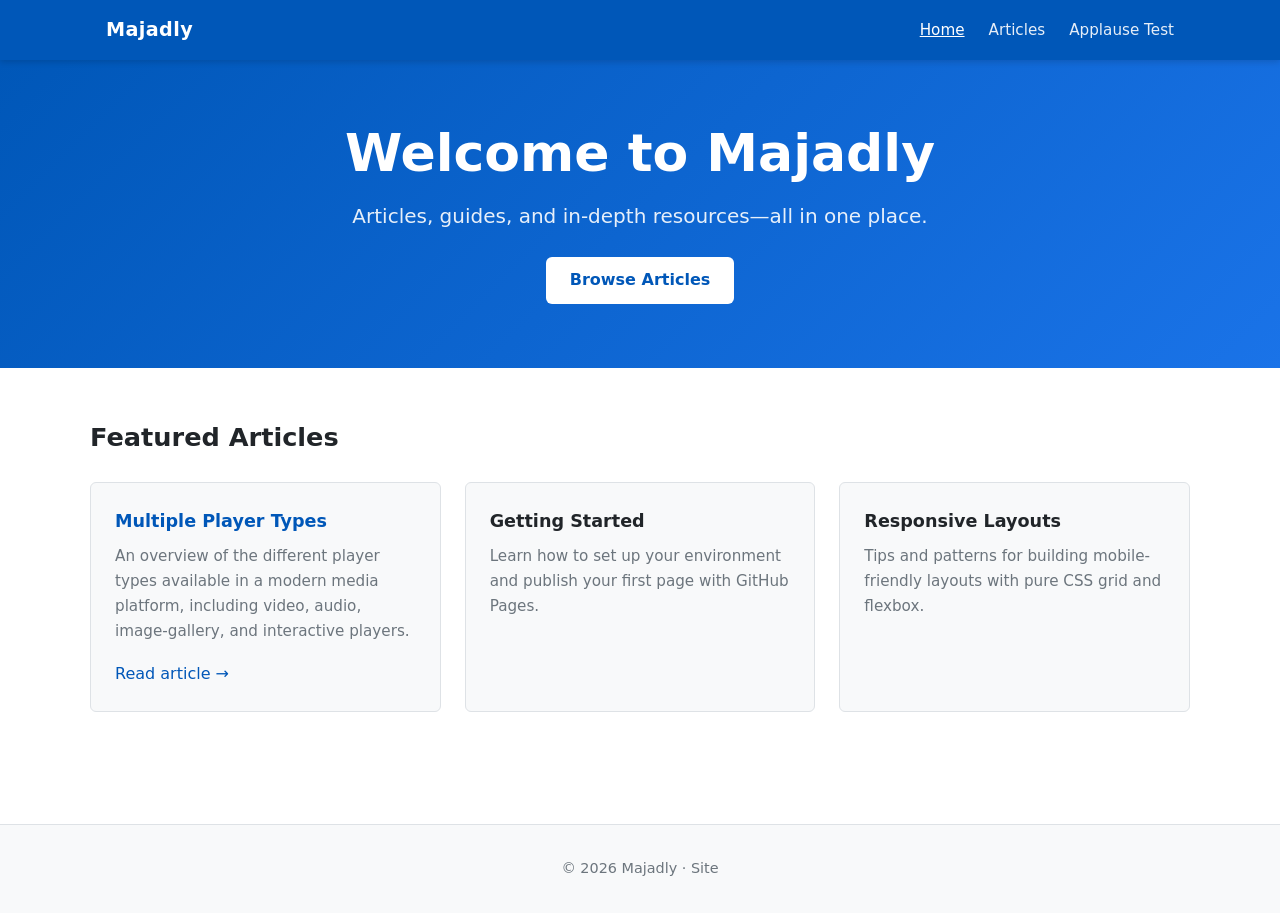
<file: index.html>
<!DOCTYPE html>
<html lang="en">
<head>
  <meta charset="UTF-8" />
  <meta name="viewport" content="width=device-width, initial-scale=1.0" />
  <title>Majadly – Home</title>
  <meta name="description" content="Welcome to Majadly – articles, guides, and resources." />
  <link rel="stylesheet" href="assets/styles.css" />
</head>
<body>

  <!-- ═══════════════════════════ HEADER ═══════════════════════════ -->
  <header class="site-header" role="banner">
    <div class="container">
      <a href="index.html" class="site-logo" aria-label="Majadly – Home">Majadly</a>
      <button class="nav-toggle" aria-controls="site-nav" aria-expanded="false" aria-label="Toggle navigation">
        ☰
      </button>
      <nav id="site-nav" class="site-nav" aria-label="Main navigation">
        <ul>
          <li><a href="index.html" aria-current="page">Home</a></li>
          <li><a href="articles/multiple-player-types.html">Articles</a></li>
          <li><a href="articles/applause-test.html">Applause Test</a></li>
        </ul>
      </nav>
    </div>
  </header>

  <!-- ═══════════════════════════ MAIN ════════════════════════════ -->
  <main id="main-content">

    <!-- Hero -->
    <section class="hero" aria-labelledby="hero-heading">
      <h1 id="hero-heading">Welcome to Majadly</h1>
      <p>Articles, guides, and in-depth resources—all in one place.</p>
      <a href="articles/multiple-player-types.html" class="btn">Browse Articles</a>
    </section>

    <!-- Featured articles -->
    <section class="cards-section container" aria-labelledby="featured-heading">
      <h2 id="featured-heading">Featured Articles</h2>
      <div class="cards-grid">

        <article class="card">
          <h3><a href="articles/multiple-player-types.html">Multiple Player Types</a></h3>
          <p>
            An overview of the different player types available in a modern media platform,
            including video, audio, image-gallery, and interactive players.
          </p>
          <a href="articles/multiple-player-types.html">Read article →</a>
        </article>

        <!-- Placeholder cards – replace with real content as needed -->
        <article class="card">
          <h3>Getting Started</h3>
          <p>Learn how to set up your environment and publish your first page with GitHub Pages.</p>
        </article>

        <article class="card">
          <h3>Responsive Layouts</h3>
          <p>Tips and patterns for building mobile-friendly layouts with pure CSS grid and flexbox.</p>
        </article>

      </div>
    </section>

  </main>

  <!-- ═══════════════════════════ FOOTER ═══════════════════════════ -->
  <footer class="site-footer" role="contentinfo">
    <div class="container">
      <p>
        &copy; <span id="year"></span> Majadly &middot;
        <a href="https://salahmajadly.github.io" rel="noopener">Site</a>
      </p>
    </div>
  </footer>

  <script src="assets/site.js"></script>
  <script>document.getElementById('year').textContent = new Date().getFullYear();</script>
</body>
</html>
</file>
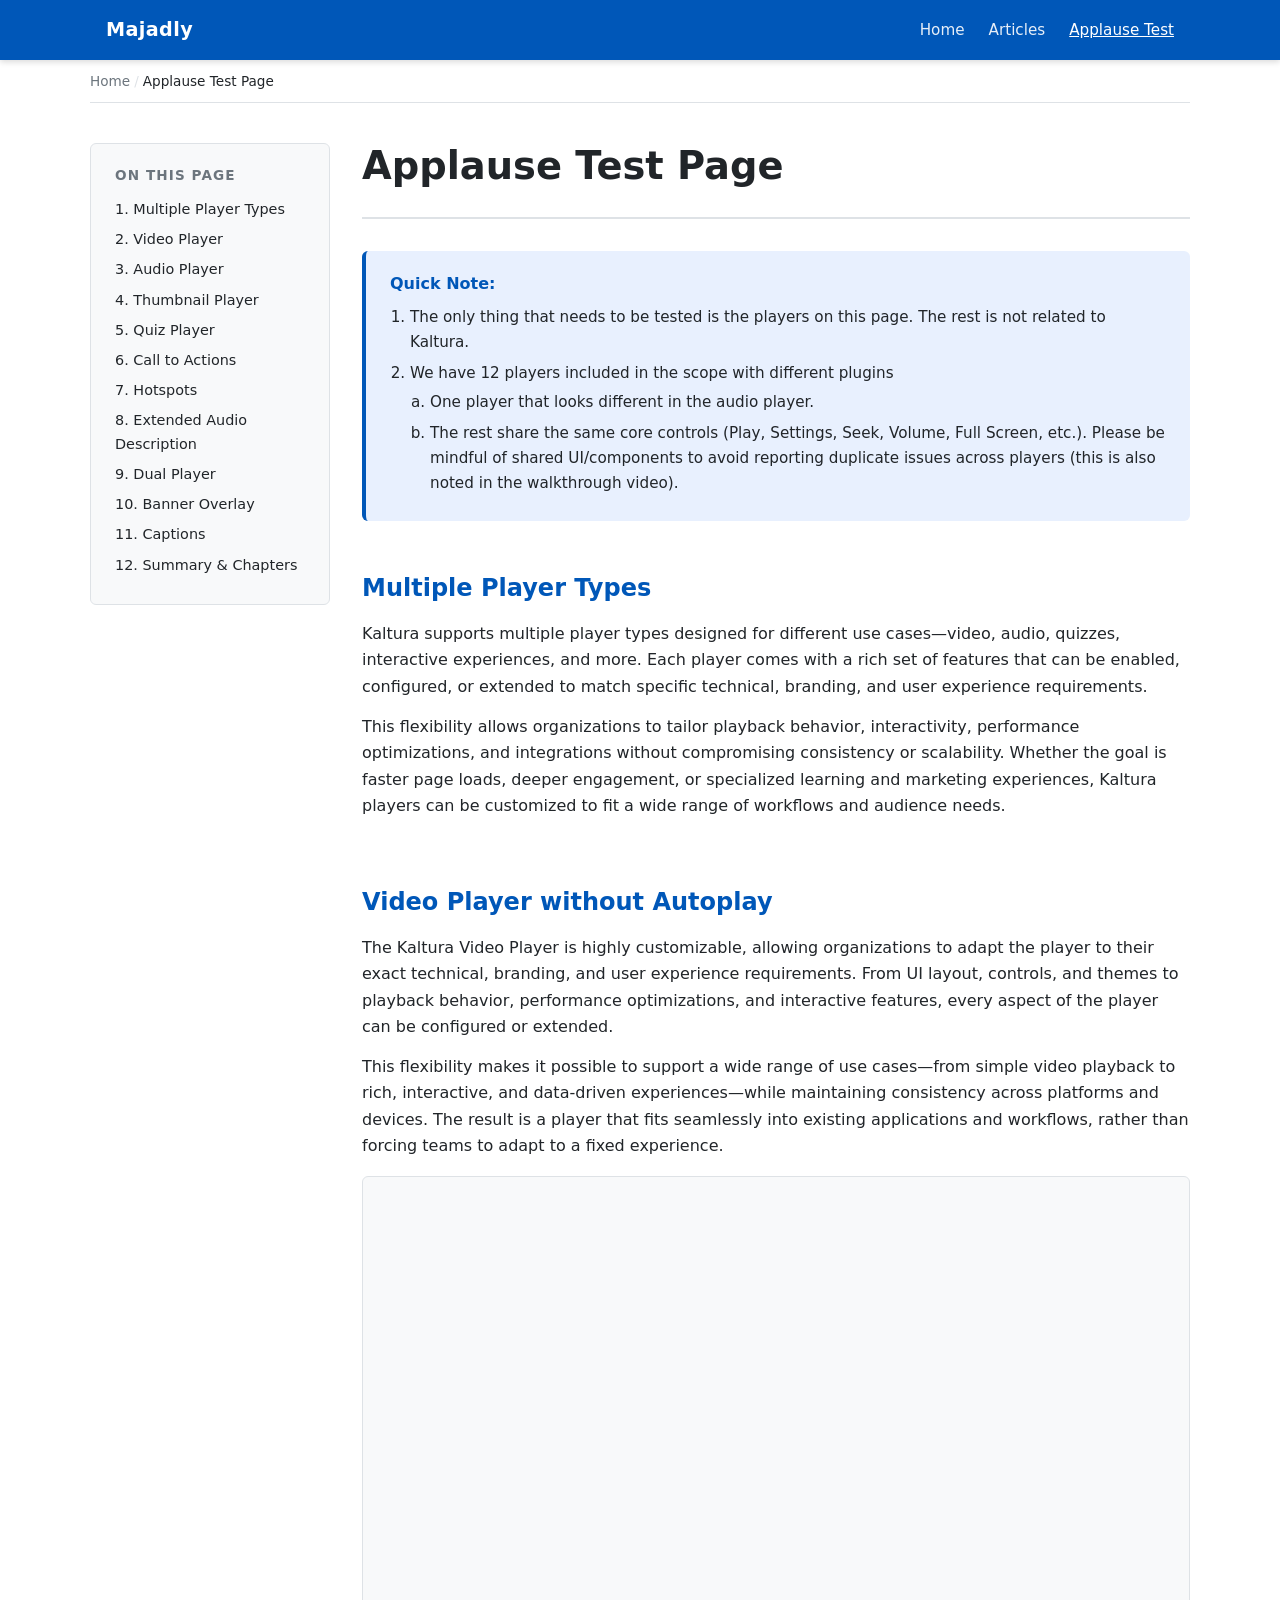
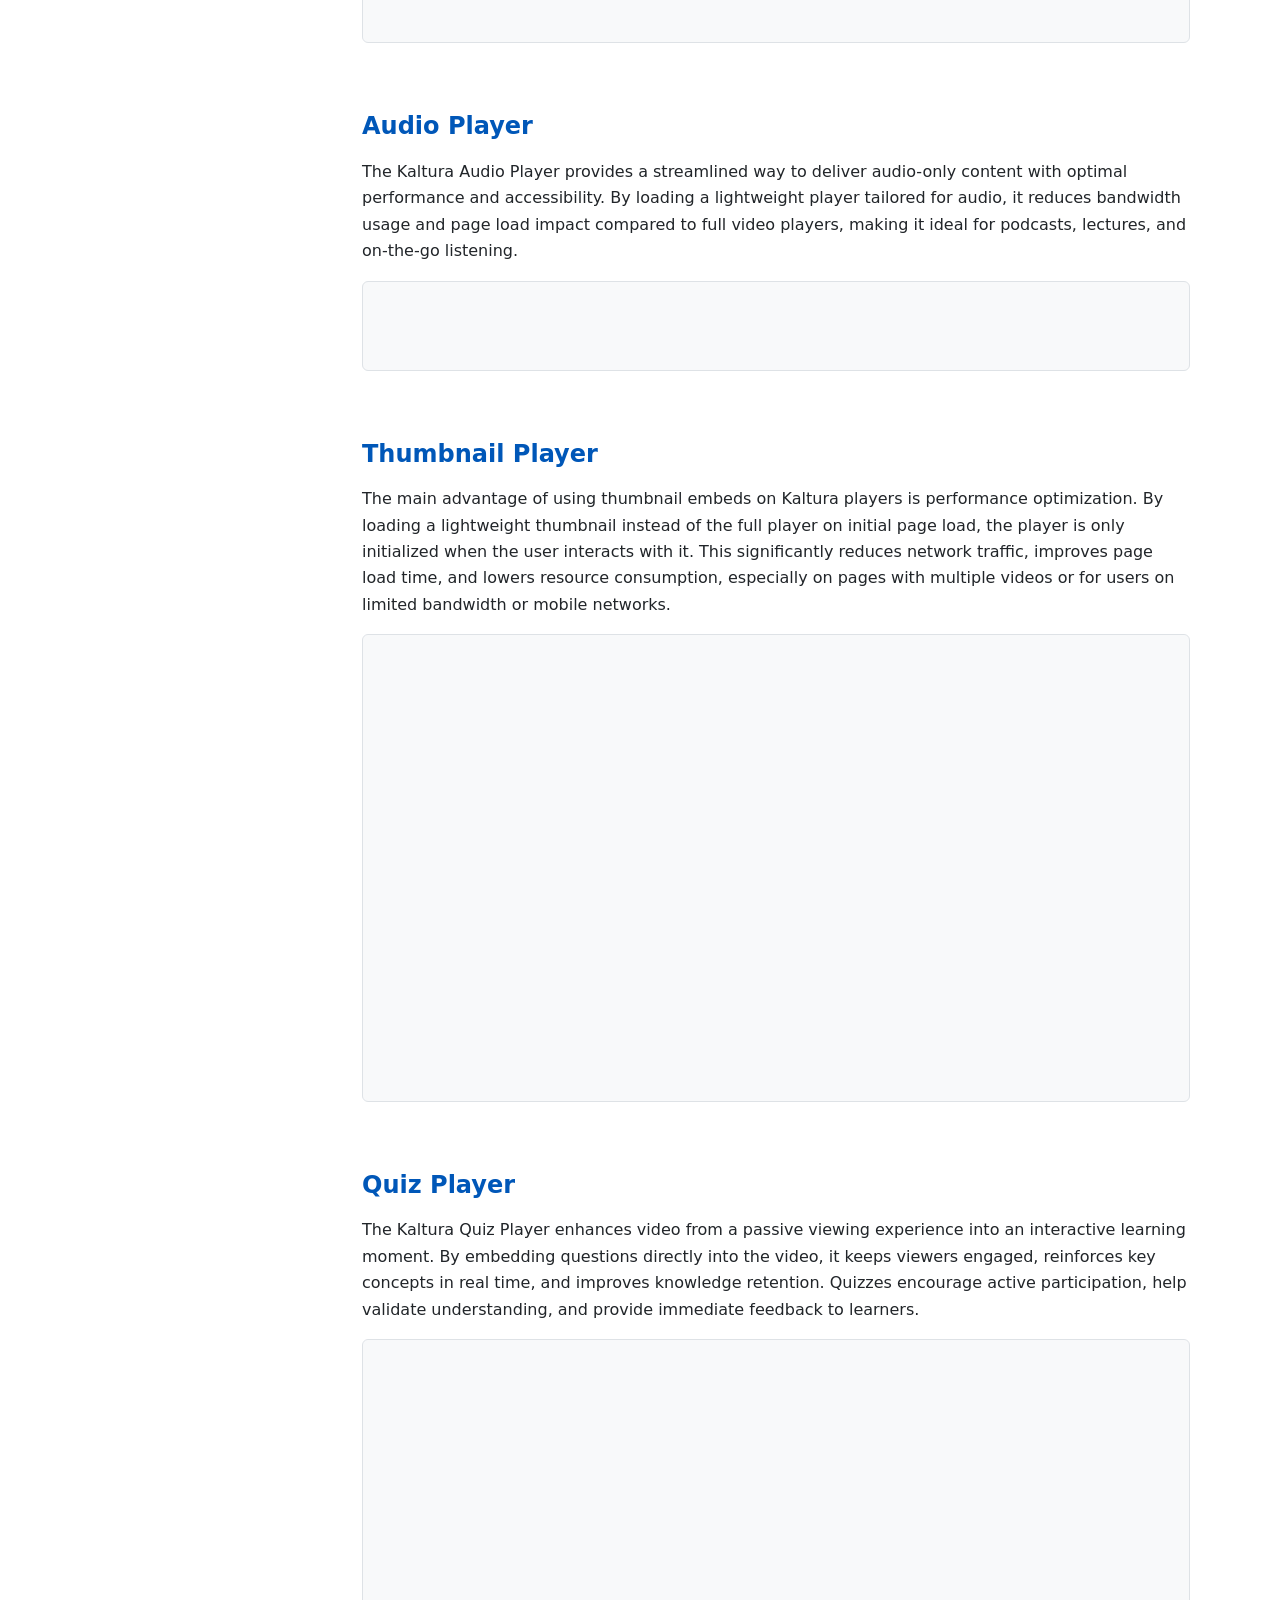
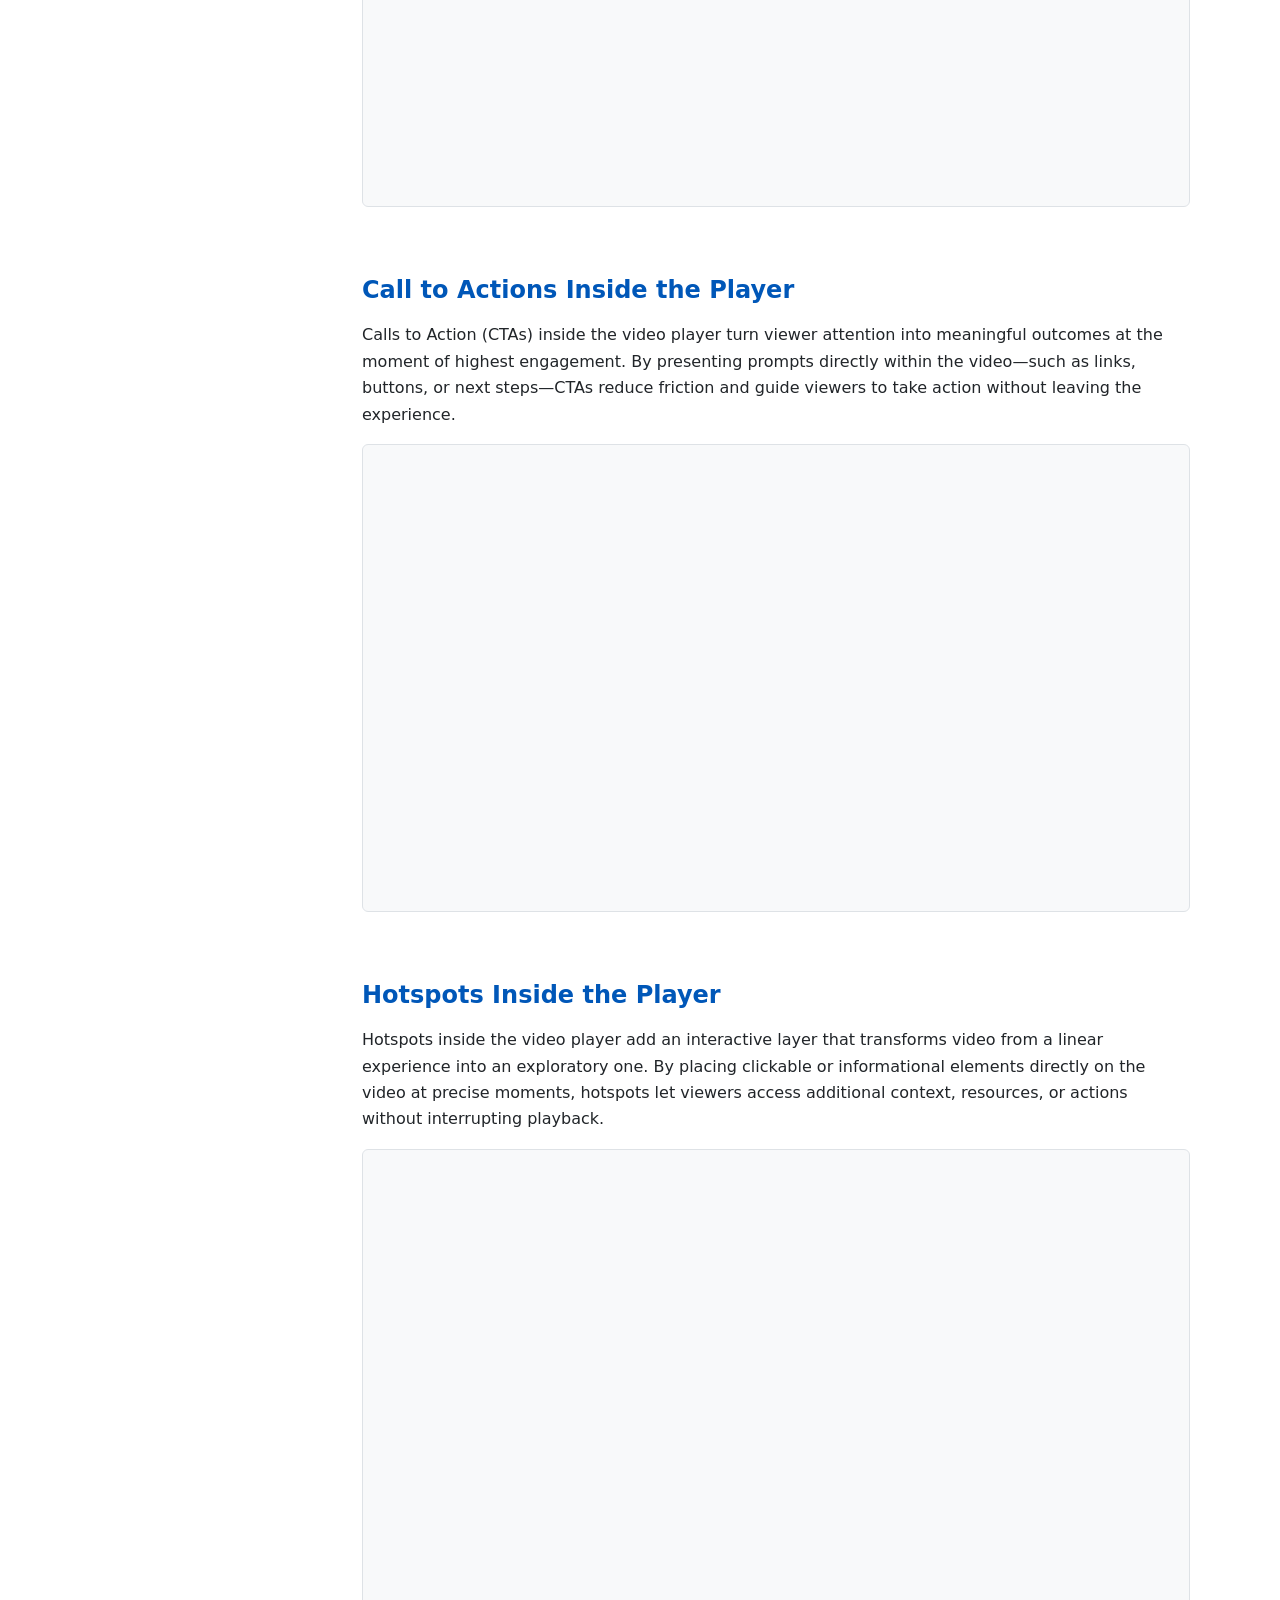
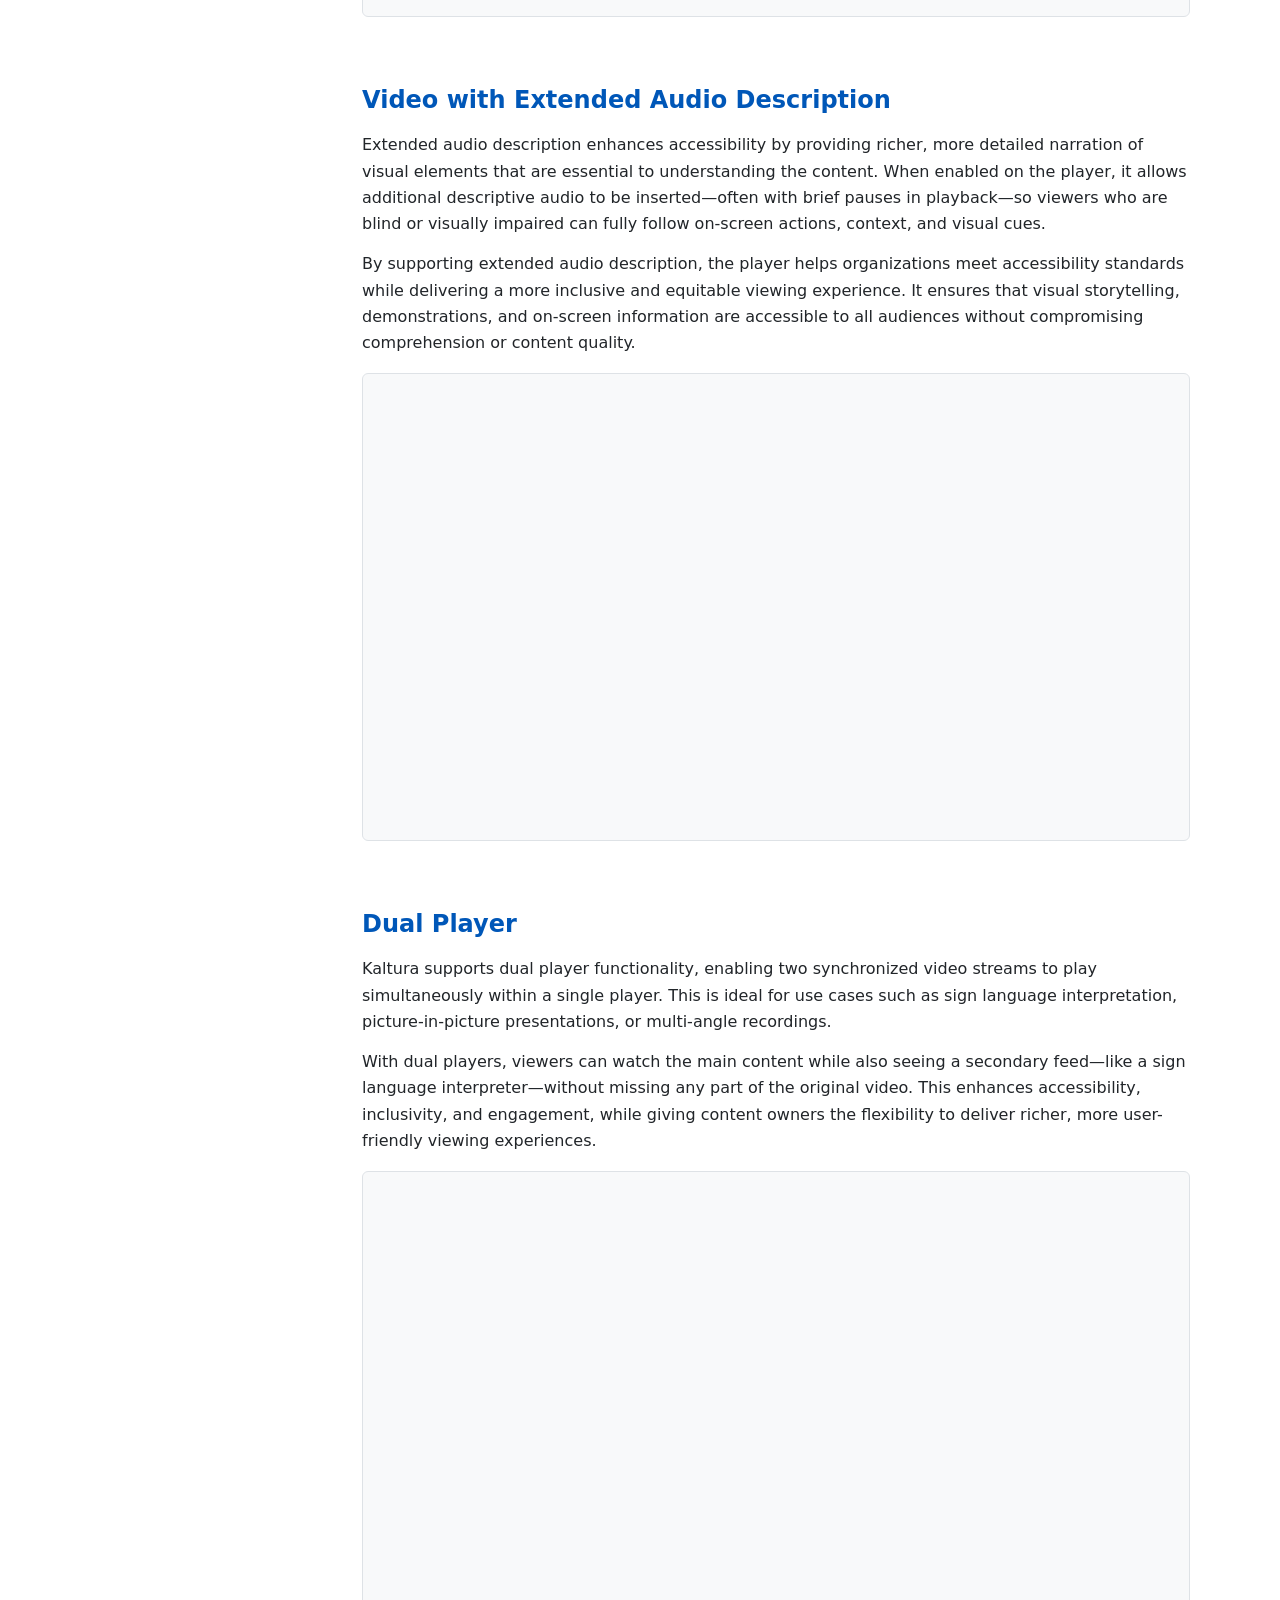
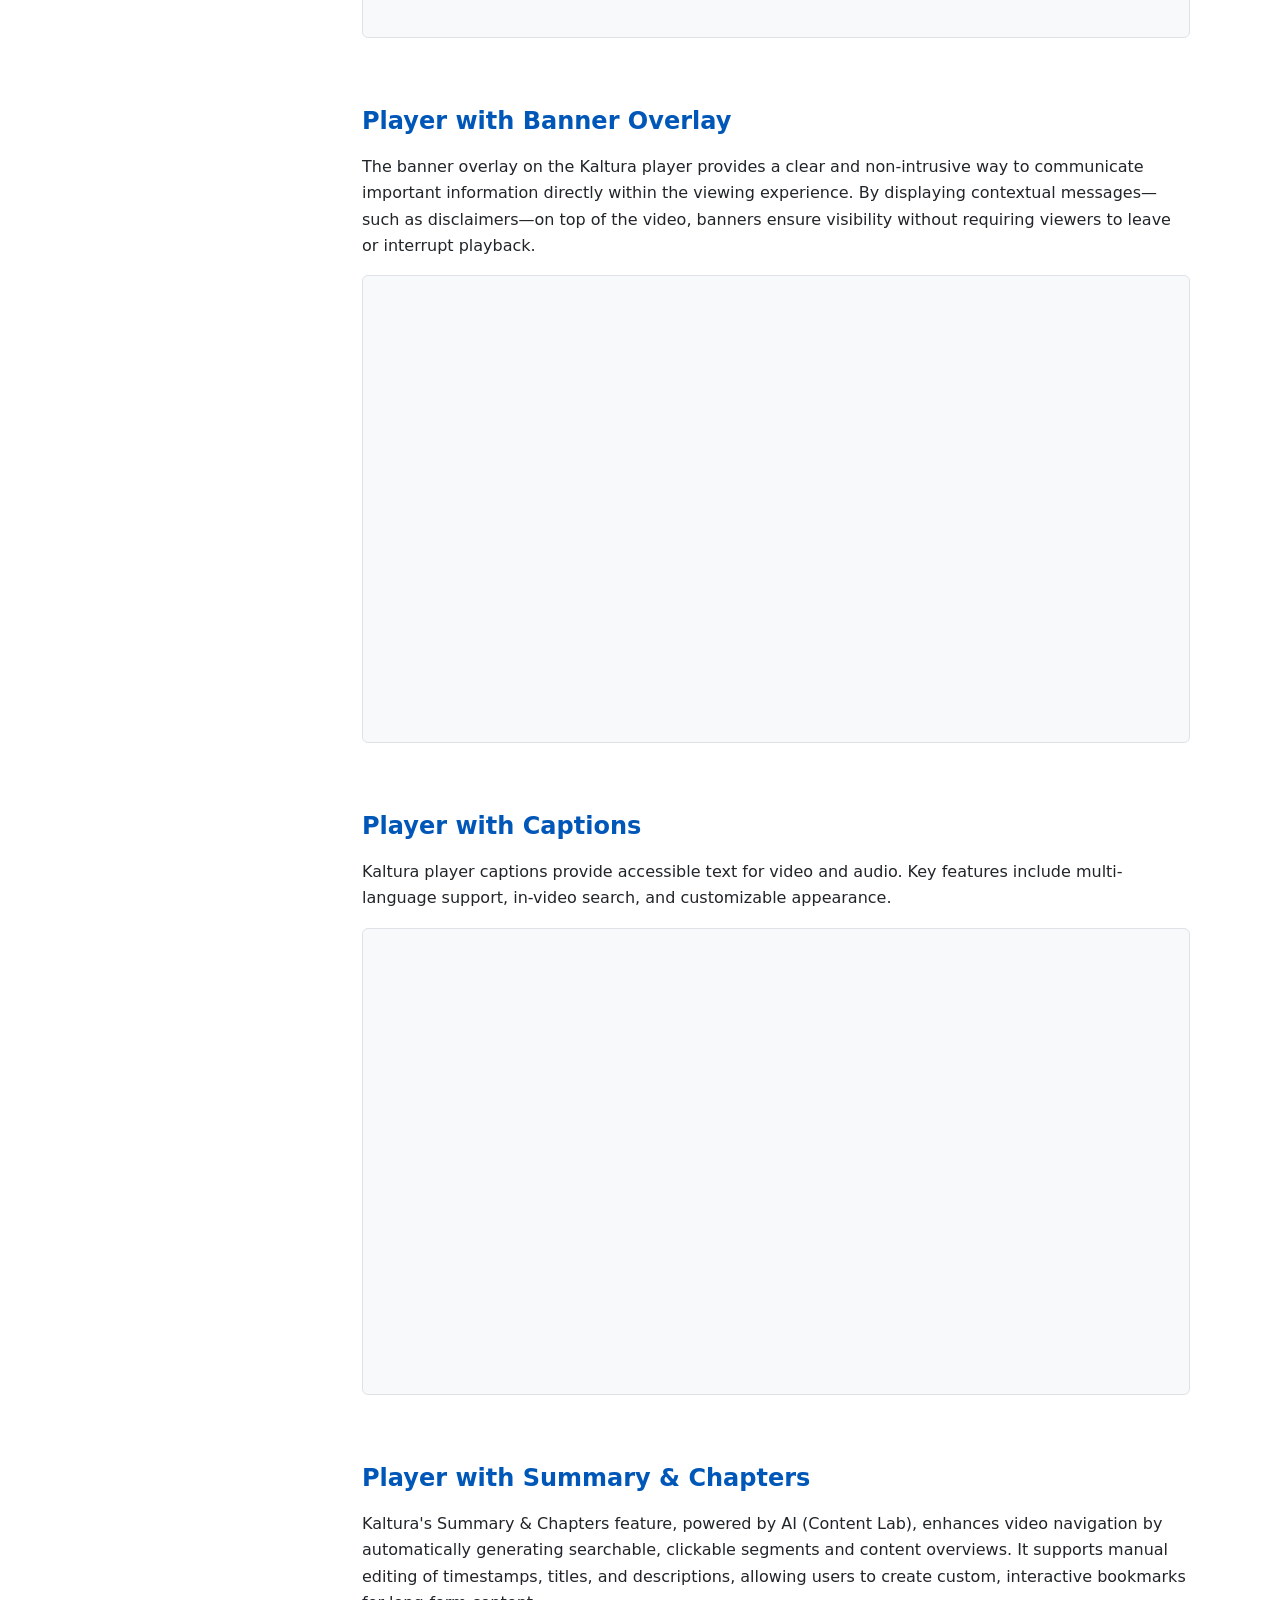
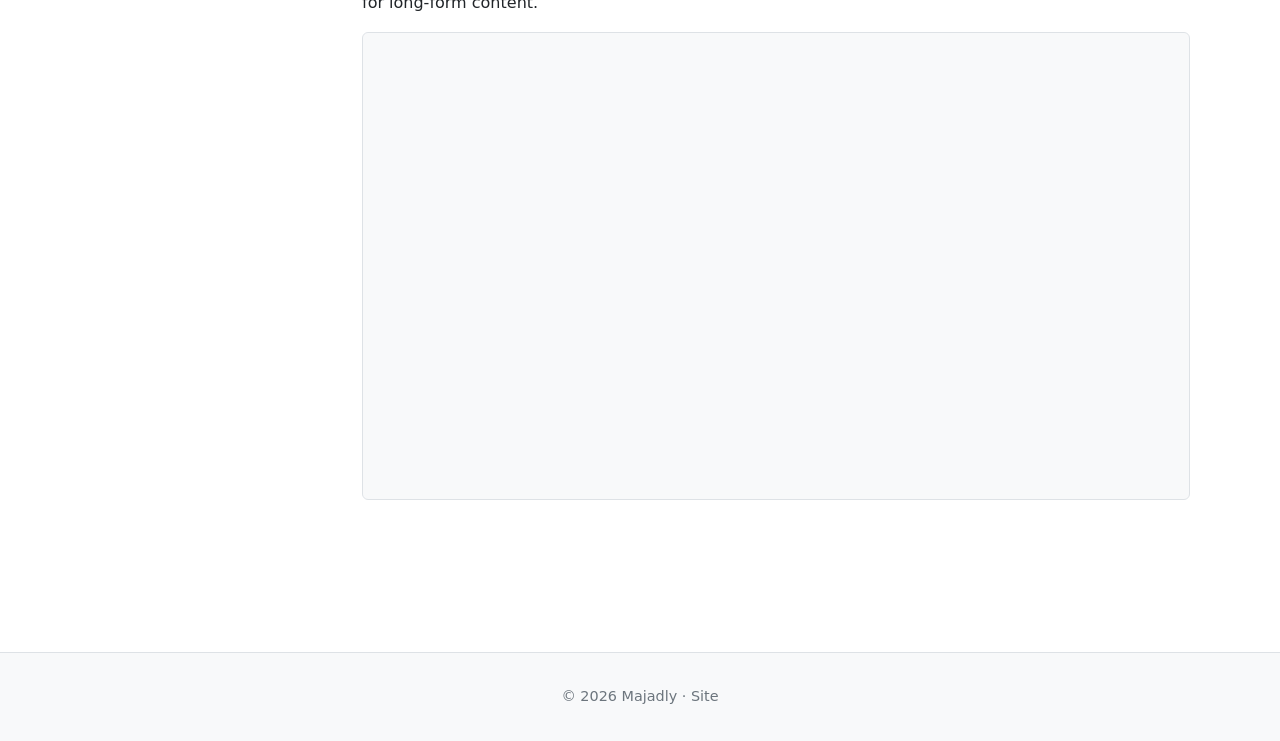
<file: articles/applause-test.html>
<!DOCTYPE html>
<html lang="en">
<head>
  <meta charset="UTF-8" />
  <meta name="viewport" content="width=device-width, initial-scale=1.0" />
  <title>Applause Test Page – Majadly</title>
  <meta name="description" content="Applause test page featuring Kaltura player types: video, audio, thumbnail, quiz, interactive, accessibility, and more." />
  <link rel="stylesheet" href="../assets/styles.css" />
  <style>
    .embed-container {
      position: relative;
      width: 100%;
      padding-top: 56.25%; /* 16:9 aspect ratio */
      background: var(--color-surface);
      border: 1px solid var(--color-border);
      border-radius: var(--radius);
      overflow: hidden;
      margin: 1rem 0;
    }
    .embed-container iframe {
      position: absolute;
      top: 0;
      left: 0;
      width: 100%;
      height: 100%;
      border: 0;
    }
    .embed-container--audio {
      padding-top: 0;
      height: 90px;
      background: var(--color-surface);
      border: 1px solid var(--color-border);
      border-radius: var(--radius);
      overflow: hidden;
      margin: 1rem 0;
    }
    .embed-container--audio iframe {
      width: 100%;
      height: 100%;
      border: 0;
    }
    .quick-note {
      background: var(--color-accent);
      border-left: 4px solid var(--color-primary);
      border-radius: var(--radius);
      padding: 1.25rem 1.5rem;
      margin-bottom: 2rem;
    }
    .quick-note h2 {
      font-size: 1rem;
      font-weight: 700;
      color: var(--color-primary);
      margin-bottom: 0.5rem;
    }
    .quick-note ol {
      padding-left: 1.25rem;
      margin-bottom: 0;
    }
    .quick-note ol li {
      margin-bottom: 0.35rem;
      font-size: 0.95rem;
    }
    .quick-note ol li ol {
      list-style: lower-alpha;
      margin-top: 0.25rem;
    }
  </style>
</head>
<body>

  <!-- ═══════════════════════════ HEADER ═══════════════════════════ -->
  <header class="site-header" role="banner">
    <div class="container">
      <a href="../index.html" class="site-logo" aria-label="Majadly – Home">Majadly</a>
      <button class="nav-toggle" aria-controls="site-nav" aria-expanded="false" aria-label="Toggle navigation">
        ☰
      </button>
      <nav id="site-nav" class="site-nav" aria-label="Main navigation">
        <ul>
          <li><a href="../index.html">Home</a></li>
          <li><a href="multiple-player-types.html">Articles</a></li>
          <li><a href="applause-test.html" aria-current="page">Applause Test</a></li>
        </ul>
      </nav>
    </div>
  </header>

  <!-- ═══════════════════════════ MAIN ════════════════════════════ -->
  <main id="main-content">

    <!-- Breadcrumb -->
    <nav class="breadcrumb container" aria-label="Breadcrumb">
      <ol>
        <li><a href="../index.html">Home</a></li>
        <li><span>Applause Test Page</span></li>
      </ol>
    </nav>

    <!-- Article layout: TOC sidebar + body -->
    <div class="article-layout container">

      <!-- ── Table of Contents ── -->
      <aside aria-labelledby="toc-heading">
        <nav class="toc" id="toc" aria-labelledby="toc-heading">
          <h2 id="toc-heading">On this page</h2>
          <ol>
            <li><a href="#overview">Multiple Player Types</a></li>
            <li><a href="#video-player">Video Player</a></li>
            <li><a href="#audio-player">Audio Player</a></li>
            <li><a href="#thumbnail-player">Thumbnail Player</a></li>
            <li><a href="#quiz-player">Quiz Player</a></li>
            <li><a href="#call-to-actions">Call to Actions</a></li>
            <li><a href="#hotspots">Hotspots</a></li>
            <li><a href="#extended-audio">Extended Audio Description</a></li>
            <li><a href="#dual-player">Dual Player</a></li>
            <li><a href="#banner-overlay">Banner Overlay</a></li>
            <li><a href="#captions">Captions</a></li>
            <li><a href="#summary-chapters">Summary &amp; Chapters</a></li>
          </ol>
        </nav>
      </aside>

      <!-- ── Article body ── -->
      <article class="article-body">

        <header class="article-header">
          <h1>Applause Test Page</h1>
        </header>

        <!-- Quick Note -->
        <div class="quick-note" role="note">
          <h2>Quick Note:</h2>
          <ol>
            <li>The only thing that needs to be tested is the players on this page. The rest is not related to Kaltura.</li>
            <li>We have 12 players included in the scope with different plugins
              <ol>
                <li>One player that looks different in the audio player.</li>
                <li>The rest share the same core controls (Play, Settings, Seek, Volume, Full Screen, etc.). Please be mindful of shared UI/components to avoid reporting duplicate issues across players (this is also noted in the walkthrough video).</li>
              </ol>
            </li>
          </ol>
        </div>

        <!-- 1. Multiple Player Types Overview -->
        <section class="article-section" id="overview" aria-labelledby="overview-heading">
          <h2 id="overview-heading">Multiple Player Types</h2>
          <p>
            Kaltura supports multiple player types designed for different use cases—video, audio, quizzes,
            interactive experiences, and more. Each player comes with a rich set of features that can be
            enabled, configured, or extended to match specific technical, branding, and user experience
            requirements.
          </p>
          <p>
            This flexibility allows organizations to tailor playback behavior, interactivity, performance
            optimizations, and integrations without compromising consistency or scalability. Whether the
            goal is faster page loads, deeper engagement, or specialized learning and marketing experiences,
            Kaltura players can be customized to fit a wide range of workflows and audience needs.
          </p>
        </section>

        <!-- 2. Video Player without autoplay -->
        <section class="article-section" id="video-player" aria-labelledby="video-player-heading">
          <h2 id="video-player-heading">Video Player without Autoplay</h2>
          <p>
            The Kaltura Video Player is highly customizable, allowing organizations to adapt the player
            to their exact technical, branding, and user experience requirements. From UI layout, controls,
            and themes to playback behavior, performance optimizations, and interactive features, every
            aspect of the player can be configured or extended.
          </p>
          <p>
            This flexibility makes it possible to support a wide range of use cases—from simple video
            playback to rich, interactive, and data-driven experiences—while maintaining consistency
            across platforms and devices. The result is a player that fits seamlessly into existing
            applications and workflows, rather than forcing teams to adapt to a fixed experience.
          </p>
          <div class="embed-container">
            <!-- Kaltura Video Player Embed -->
<iframe type="text/javascript" src='https://cdnapisec.kaltura.com/p/6391293/embedPlaykitJs/uiconf_id/57541823?iframeembed=true&entry_id=1_br57ocp3' style="width: 560px; height: 395px" allowfullscreen webkitallowfullscreen mozAllowFullScreen allow="autoplay *; fullscreen *; encrypted-media *" frameborder="0" title="What happens once data is in Apache Druid?"></iframe>
          </div>
        </section>

        <!-- 3. Audio Player -->
        <section class="article-section" id="audio-player" aria-labelledby="audio-player-heading">
          <h2 id="audio-player-heading">Audio Player</h2>
          <p>
            The Kaltura Audio Player provides a streamlined way to deliver audio-only content with
            optimal performance and accessibility. By loading a lightweight player tailored for audio,
            it reduces bandwidth usage and page load impact compared to full video players, making it
            ideal for podcasts, lectures, and on-the-go listening.
          </p>
          <div class="embed-container--audio">
            <!-- Kaltura Audio Player Embed -->
            <iframe src="https://cdnapisec.kaltura.com/p/1674401/embedPlaykitJs/uiconf_id/55502052?iframeembed=true&entry_id=1_y4zxbefn&config%5Bplayback%5D%5BautoPlay%5D=false"
              allowfullscreen
              webkitallowfullscreen
              mozallowfullscreen
              allow="autoplay *; fullscreen *; encrypted-media *"
              title="Kaltura Audio Player">
            </iframe>
          </div>
        </section>

        <!-- 4. Thumbnail Player -->
        <section class="article-section" id="thumbnail-player" aria-labelledby="thumbnail-player-heading">
          <h2 id="thumbnail-player-heading">Thumbnail Player</h2>
          <p>
            The main advantage of using thumbnail embeds on Kaltura players is performance
            optimization. By loading a lightweight thumbnail instead of the full player on initial
            page load, the player is only initialized when the user interacts with it. This
            significantly reduces network traffic, improves page load time, and lowers resource
            consumption, especially on pages with multiple videos or for users on limited bandwidth
            or mobile networks.
          </p>
          <div class="embed-container">
            <!-- Kaltura Thumbnail Player Embed -->
            <iframe src="https://cdnapisec.kaltura.com/p/1674401/embedPlaykitJs/uiconf_id/55502052?iframeembed=true&entry_id=1_rcit7y3t&config%5Bplayback%5D%5BautoPlay%5D=false&config%5Bui%5D%5BthumbnailUrl%5D=true"
              allowfullscreen
              webkitallowfullscreen
              mozallowfullscreen
              allow="autoplay *; fullscreen *; encrypted-media *"
              title="Kaltura Thumbnail Player">
            </iframe>
          </div>
        </section>

        <!-- 5. Quiz Player -->
        <section class="article-section" id="quiz-player" aria-labelledby="quiz-player-heading">
          <h2 id="quiz-player-heading">Quiz Player</h2>
          <p>
            The Kaltura Quiz Player enhances video from a passive viewing experience into an
            interactive learning moment. By embedding questions directly into the video, it keeps
            viewers engaged, reinforces key concepts in real time, and improves knowledge retention.
            Quizzes encourage active participation, help validate understanding, and provide
            immediate feedback to learners.
          </p>
          <div class="embed-container">
            <!-- Kaltura Quiz Player Embed -->
            <iframe src="https://cdnapisec.kaltura.com/p/1674401/embedPlaykitJs/uiconf_id/55502052?iframeembed=true&entry_id=1_b5wx3cct&config%5Bplayback%5D%5BautoPlay%5D=false"
              allowfullscreen
              webkitallowfullscreen
              mozallowfullscreen
              allow="autoplay *; fullscreen *; encrypted-media *"
              title="Kaltura Quiz Player">
            </iframe>
          </div>
        </section>

        <!-- 6. Call to Actions inside the player -->
        <section class="article-section" id="call-to-actions" aria-labelledby="call-to-actions-heading">
          <h2 id="call-to-actions-heading">Call to Actions Inside the Player</h2>
          <p>
            Calls to Action (CTAs) inside the video player turn viewer attention into meaningful
            outcomes at the moment of highest engagement. By presenting prompts directly within the
            video—such as links, buttons, or next steps—CTAs reduce friction and guide viewers to
            take action without leaving the experience.
          </p>
          <div class="embed-container">
            <!-- Kaltura Player with Call to Actions Embed -->
            <iframe src="https://cdnapisec.kaltura.com/p/1674401/embedPlaykitJs/uiconf_id/55502052?iframeembed=true&entry_id=1_u6he2ee7&config%5Bplayback%5D%5BautoPlay%5D=false"
              allowfullscreen
              webkitallowfullscreen
              mozallowfullscreen
              allow="autoplay *; fullscreen *; encrypted-media *"
              title="Kaltura Player with Call to Actions">
            </iframe>
          </div>
        </section>

        <!-- 7. Hotspots inside the player -->
        <section class="article-section" id="hotspots" aria-labelledby="hotspots-heading">
          <h2 id="hotspots-heading">Hotspots Inside the Player</h2>
          <p>
            Hotspots inside the video player add an interactive layer that transforms video from a
            linear experience into an exploratory one. By placing clickable or informational elements
            directly on the video at precise moments, hotspots let viewers access additional context,
            resources, or actions without interrupting playback.
          </p>
          <div class="embed-container">
            <!-- Kaltura Player with Hotspots Embed -->
            <iframe src="https://cdnapisec.kaltura.com/p/1674401/embedPlaykitJs/uiconf_id/55502052?iframeembed=true&entry_id=1_u6he2ee7&config%5Bplayback%5D%5BautoPlay%5D=false&config%5Bhotspots%5D%5Benabled%5D=true"
              allowfullscreen
              webkitallowfullscreen
              mozallowfullscreen
              allow="autoplay *; fullscreen *; encrypted-media *"
              title="Kaltura Player with Hotspots">
            </iframe>
          </div>
        </section>

        <!-- 8. Video with Extended Audio Description -->
        <section class="article-section" id="extended-audio" aria-labelledby="extended-audio-heading">
          <h2 id="extended-audio-heading">Video with Extended Audio Description</h2>
          <p>
            Extended audio description enhances accessibility by providing richer, more detailed
            narration of visual elements that are essential to understanding the content. When enabled
            on the player, it allows additional descriptive audio to be inserted—often with brief
            pauses in playback—so viewers who are blind or visually impaired can fully follow
            on-screen actions, context, and visual cues.
          </p>
          <p>
            By supporting extended audio description, the player helps organizations meet
            accessibility standards while delivering a more inclusive and equitable viewing experience.
            It ensures that visual storytelling, demonstrations, and on-screen information are
            accessible to all audiences without compromising comprehension or content quality.
          </p>
          <div class="embed-container">
            <!-- Kaltura Player with Extended Audio Description Embed -->
            <iframe src="https://cdnapisec.kaltura.com/p/1674401/embedPlaykitJs/uiconf_id/55502052?iframeembed=true&entry_id=1_rcit7y3t&config%5Bplayback%5D%5BautoPlay%5D=false&config%5BextendedAudioDescription%5D%5Benabled%5D=true"
              allowfullscreen
              webkitallowfullscreen
              mozallowfullscreen
              allow="autoplay *; fullscreen *; encrypted-media *"
              title="Kaltura Video Player with Extended Audio Description">
            </iframe>
          </div>
        </section>

        <!-- 9. Dual Player -->
        <section class="article-section" id="dual-player" aria-labelledby="dual-player-heading">
          <h2 id="dual-player-heading">Dual Player</h2>
          <p>
            Kaltura supports dual player functionality, enabling two synchronized video streams to
            play simultaneously within a single player. This is ideal for use cases such as sign
            language interpretation, picture-in-picture presentations, or multi-angle recordings.
          </p>
          <p>
            With dual players, viewers can watch the main content while also seeing a secondary
            feed—like a sign language interpreter—without missing any part of the original video.
            This enhances accessibility, inclusivity, and engagement, while giving content owners
            the flexibility to deliver richer, more user-friendly viewing experiences.
          </p>
          <div class="embed-container">
            <!-- Kaltura Dual Player Embed -->
            <iframe src="https://cdnapisec.kaltura.com/p/1674401/embedPlaykitJs/uiconf_id/55502052?iframeembed=true&entry_id=1_rcit7y3t&config%5Bplayback%5D%5BautoPlay%5D=false&config%5BdualScreen%5D%5Benabled%5D=true"
              allowfullscreen
              webkitallowfullscreen
              mozallowfullscreen
              allow="autoplay *; fullscreen *; encrypted-media *"
              title="Kaltura Dual Player">
            </iframe>
          </div>
        </section>

        <!-- 10. Player with Banner Overlay -->
        <section class="article-section" id="banner-overlay" aria-labelledby="banner-overlay-heading">
          <h2 id="banner-overlay-heading">Player with Banner Overlay</h2>
          <p>
            The banner overlay on the Kaltura player provides a clear and non-intrusive way to
            communicate important information directly within the viewing experience. By displaying
            contextual messages—such as disclaimers—on top of the video, banners ensure visibility
            without requiring viewers to leave or interrupt playback.
          </p>
          <div class="embed-container">
            <!-- Kaltura Player with Banner Overlay Embed -->
            <iframe src="https://cdnapisec.kaltura.com/p/1674401/embedPlaykitJs/uiconf_id/55502052?iframeembed=true&entry_id=1_rcit7y3t&config%5Bplayback%5D%5BautoPlay%5D=false&config%5Bbanner%5D%5Benabled%5D=true"
              allowfullscreen
              webkitallowfullscreen
              mozallowfullscreen
              allow="autoplay *; fullscreen *; encrypted-media *"
              title="Kaltura Player with Banner Overlay">
            </iframe>
          </div>
        </section>

        <!-- 11. Player with Captions -->
        <section class="article-section" id="captions" aria-labelledby="captions-heading">
          <h2 id="captions-heading">Player with Captions</h2>
          <p>
            Kaltura player captions provide accessible text for video and audio. Key features
            include multi-language support, in-video search, and customizable appearance.
          </p>
          <div class="embed-container">
            <!-- Kaltura Player with Captions Embed -->
            <iframe src="https://cdnapisec.kaltura.com/p/1674401/embedPlaykitJs/uiconf_id/55502052?iframeembed=true&entry_id=1_rcit7y3t&config%5Bplayback%5D%5BautoPlay%5D=false&config%5Bcaptions%5D%5Benabled%5D=true"
              allowfullscreen
              webkitallowfullscreen
              mozallowfullscreen
              allow="autoplay *; fullscreen *; encrypted-media *"
              title="Kaltura Player with Captions">
            </iframe>
          </div>
        </section>

        <!-- 12. Player with Summary & Chapters -->
        <section class="article-section" id="summary-chapters" aria-labelledby="summary-chapters-heading">
          <h2 id="summary-chapters-heading">Player with Summary &amp; Chapters</h2>
          <p>
            Kaltura's Summary &amp; Chapters feature, powered by AI (Content Lab), enhances video
            navigation by automatically generating searchable, clickable segments and content
            overviews. It supports manual editing of timestamps, titles, and descriptions, allowing
            users to create custom, interactive bookmarks for long-form content.
          </p>
          <div class="embed-container">
            <!-- Kaltura Player with Summary & Chapters Embed -->
            <iframe src="https://cdnapisec.kaltura.com/p/1674401/embedPlaykitJs/uiconf_id/55502052?iframeembed=true&entry_id=1_rcit7y3t&config%5Bplayback%5D%5BautoPlay%5D=false&config%5Bchapters%5D%5Benabled%5D=true"
              allowfullscreen
              webkitallowfullscreen
              mozallowfullscreen
              allow="autoplay *; fullscreen *; encrypted-media *"
              title="Kaltura Player with Summary and Chapters">
            </iframe>
          </div>
        </section>

      </article>
    </div><!-- /.article-layout -->
  </main>

  <!-- ═══════════════════════════ FOOTER ═══════════════════════════ -->
  <footer class="site-footer" role="contentinfo">
    <div class="container">
      <p>
        &copy; <span id="year"></span> Majadly &middot;
        <a href="https://salahmajadly.github.io" rel="noopener">Site</a>
      </p>
    </div>
  </footer>

  <script src="../assets/site.js"></script>
  <script>document.getElementById('year').textContent = new Date().getFullYear();</script>
</body>
</html>
</file>
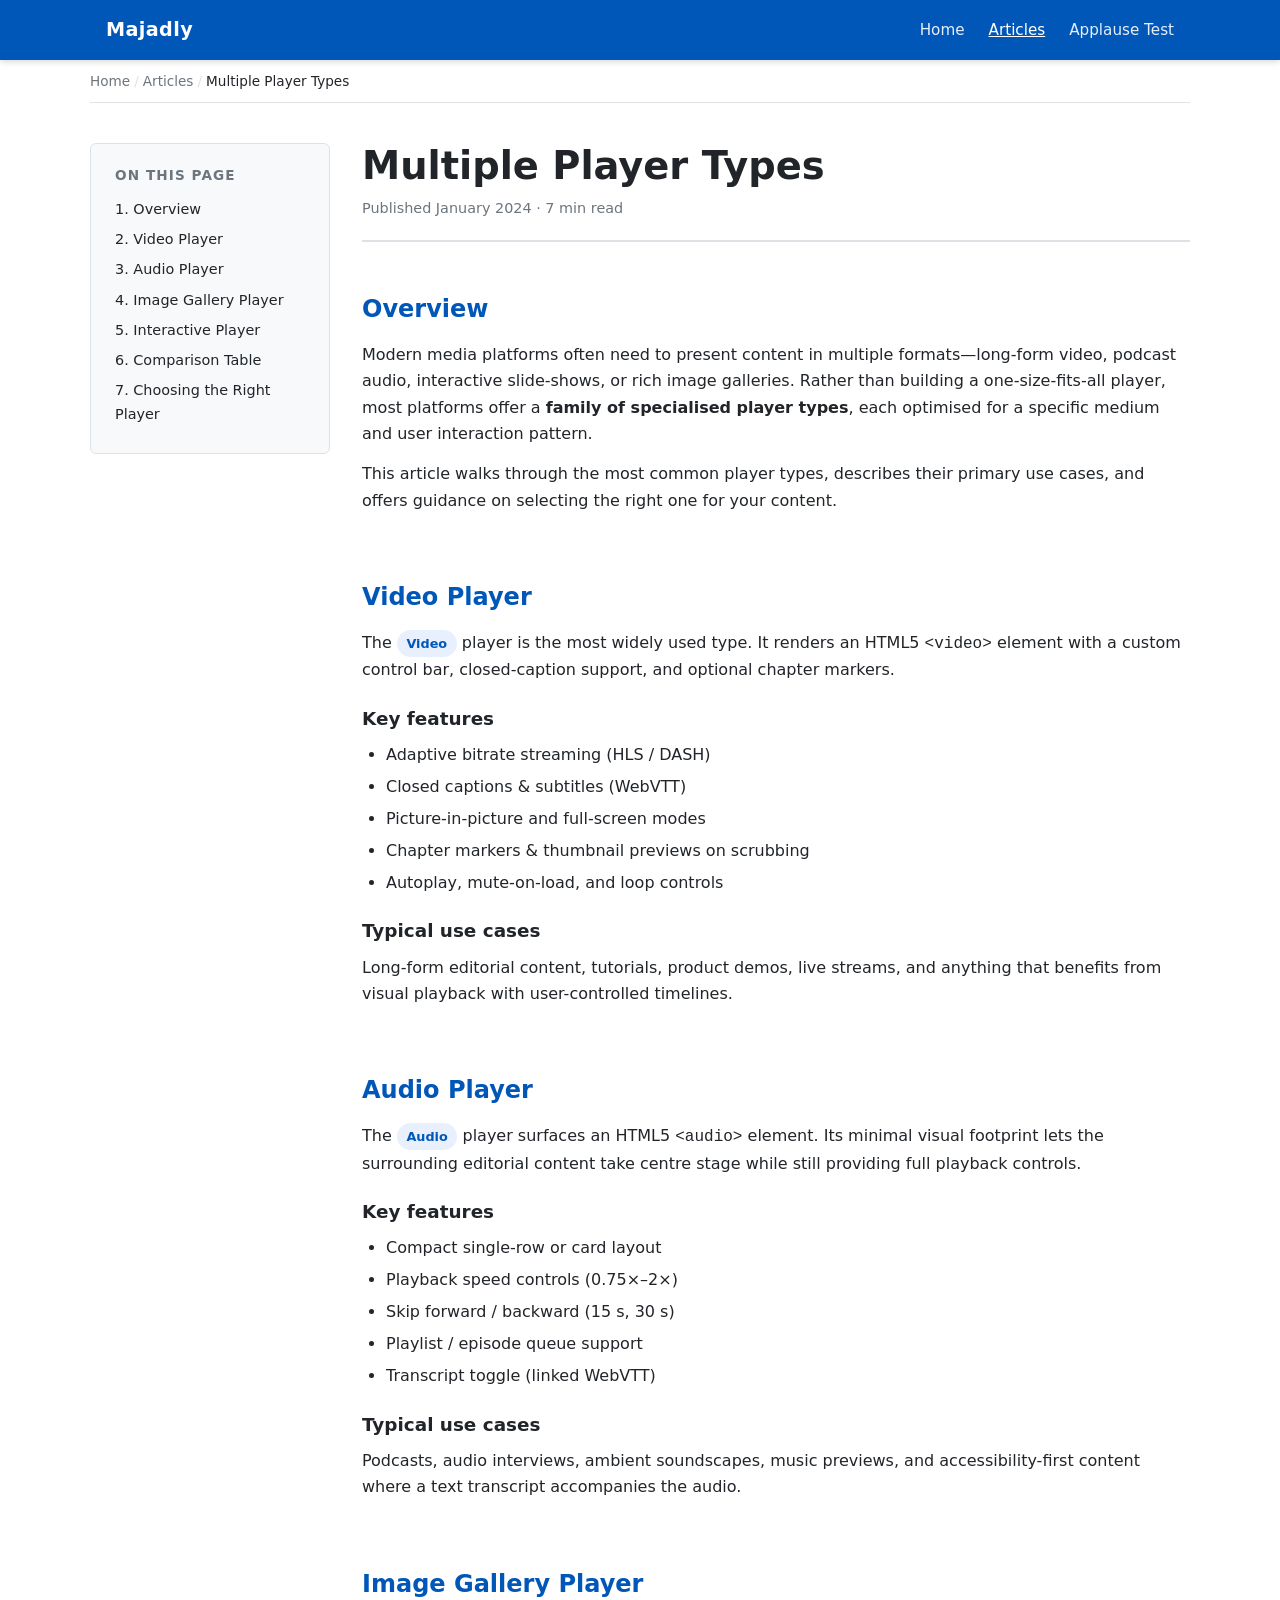
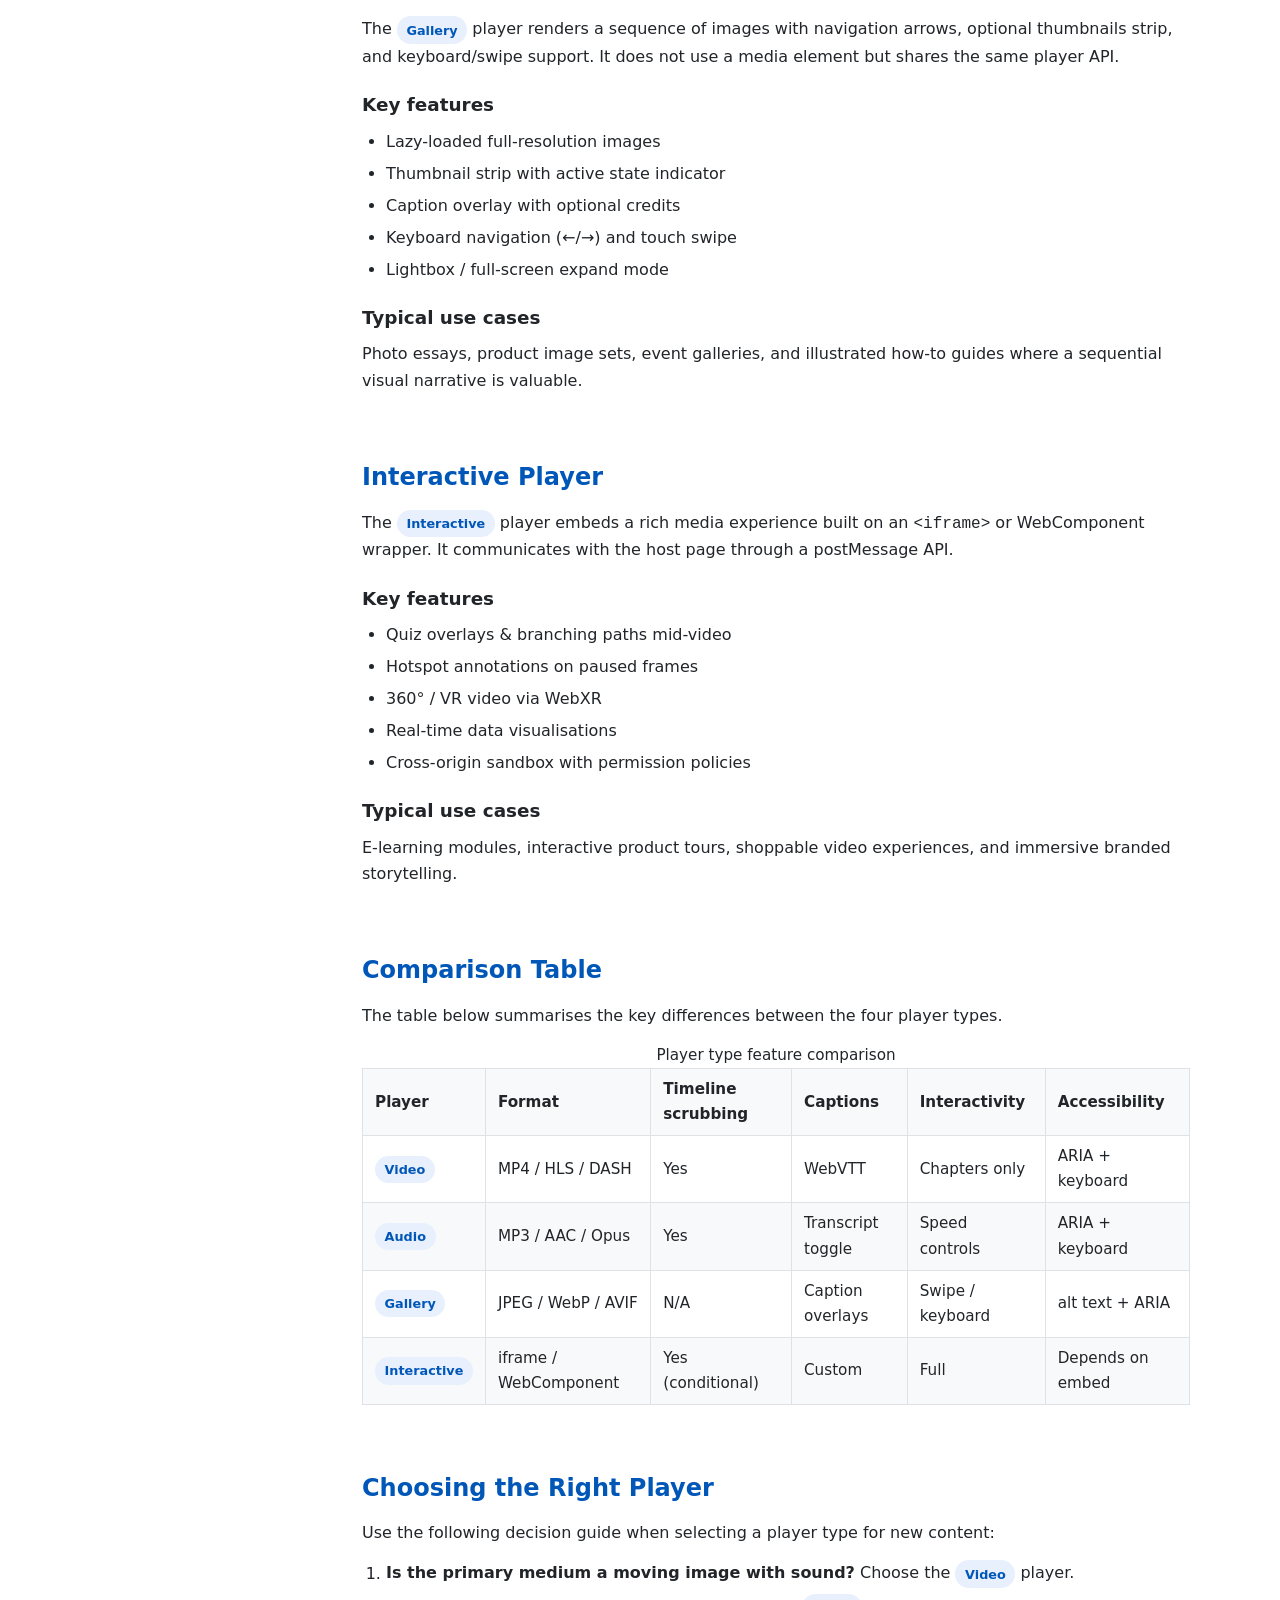
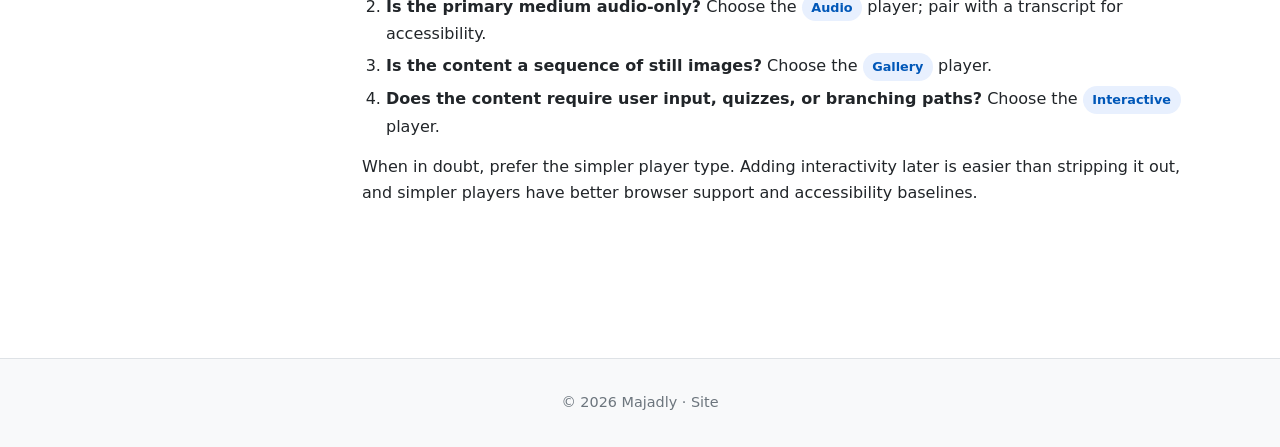
<file: articles/multiple-player-types.html>
<!DOCTYPE html>
<html lang="en">
<head>
  <meta charset="UTF-8" />
  <meta name="viewport" content="width=device-width, initial-scale=1.0" />
  <title>Multiple Player Types – Majadly</title>
  <meta name="description" content="An overview of the different player types available in a modern media platform: video, audio, image-gallery, interactive, and more." />
  <link rel="stylesheet" href="../assets/styles.css" />
</head>
<body>

  <!-- ═══════════════════════════ HEADER ═══════════════════════════ -->
  <header class="site-header" role="banner">
    <div class="container">
      <a href="../index.html" class="site-logo" aria-label="Majadly – Home">Majadly</a>
      <button class="nav-toggle" aria-controls="site-nav" aria-expanded="false" aria-label="Toggle navigation">
        ☰
      </button>
      <nav id="site-nav" class="site-nav" aria-label="Main navigation">
        <ul>
          <li><a href="../index.html">Home</a></li>
          <li><a href="multiple-player-types.html" aria-current="page">Articles</a></li>
          <li><a href="applause-test.html">Applause Test</a></li>
        </ul>
      </nav>
    </div>
  </header>

  <!-- ═══════════════════════════ MAIN ════════════════════════════ -->
  <main id="main-content">

    <!-- Breadcrumb -->
    <nav class="breadcrumb container" aria-label="Breadcrumb">
      <ol>
        <li><a href="../index.html">Home</a></li>
        <li><span>Articles</span></li>
        <li><span>Multiple Player Types</span></li>
      </ol>
    </nav>

    <!-- Article layout: TOC sidebar + body -->
    <div class="article-layout container">

      <!-- ── Table of Contents ── -->
      <aside aria-labelledby="toc-heading">
        <nav class="toc" id="toc" aria-labelledby="toc-heading">
          <h2 id="toc-heading">On this page</h2>
          <ol>
            <li><a href="#overview">Overview</a></li>
            <li><a href="#video-player">Video Player</a></li>
            <li><a href="#audio-player">Audio Player</a></li>
            <li><a href="#image-gallery">Image Gallery Player</a></li>
            <li><a href="#interactive-player">Interactive Player</a></li>
            <li><a href="#comparison">Comparison Table</a></li>
            <li><a href="#choosing">Choosing the Right Player</a></li>
          </ol>
        </nav>
      </aside>

      <!-- ── Article body ── -->
      <article class="article-body">

        <header class="article-header">
          <h1>Multiple Player Types</h1>
          <p class="byline">
            Published <time datetime="2024-01-01">January 2024</time> &middot; 7 min read
          </p>
        </header>

        <!-- 1. Overview -->
        <section class="article-section" id="overview" aria-labelledby="overview-heading">
          <h2 id="overview-heading">Overview</h2>
          <p>
            Modern media platforms often need to present content in multiple formats—long-form video,
            podcast audio, interactive slide-shows, or rich image galleries. Rather than building a
            one-size-fits-all player, most platforms offer a <strong>family of specialised player
            types</strong>, each optimised for a specific medium and user interaction pattern.
          </p>
          <p>
            This article walks through the most common player types, describes their primary use cases,
            and offers guidance on selecting the right one for your content.
          </p>
        </section>

        <!-- 2. Video Player -->
        <section class="article-section" id="video-player" aria-labelledby="video-player-heading">
          <h2 id="video-player-heading">Video Player</h2>
          <p>
            The <span class="player-badge">Video</span> player is the most widely used type. It
            renders an HTML5 <code>&lt;video&gt;</code> element with a custom control bar, closed-caption
            support, and optional chapter markers.
          </p>

          <h3>Key features</h3>
          <ul>
            <li>Adaptive bitrate streaming (HLS / DASH)</li>
            <li>Closed captions &amp; subtitles (WebVTT)</li>
            <li>Picture-in-picture and full-screen modes</li>
            <li>Chapter markers &amp; thumbnail previews on scrubbing</li>
            <li>Autoplay, mute-on-load, and loop controls</li>
          </ul>

          <h3>Typical use cases</h3>
          <p>
            Long-form editorial content, tutorials, product demos, live streams, and anything that
            benefits from visual playback with user-controlled timelines.
          </p>
        </section>

        <!-- 3. Audio Player -->
        <section class="article-section" id="audio-player" aria-labelledby="audio-player-heading">
          <h2 id="audio-player-heading">Audio Player</h2>
          <p>
            The <span class="player-badge">Audio</span> player surfaces an HTML5 <code>&lt;audio&gt;</code>
            element. Its minimal visual footprint lets the surrounding editorial content take centre stage
            while still providing full playback controls.
          </p>

          <h3>Key features</h3>
          <ul>
            <li>Compact single-row or card layout</li>
            <li>Playback speed controls (0.75×–2×)</li>
            <li>Skip forward / backward (15 s, 30 s)</li>
            <li>Playlist / episode queue support</li>
            <li>Transcript toggle (linked WebVTT)</li>
          </ul>

          <h3>Typical use cases</h3>
          <p>
            Podcasts, audio interviews, ambient soundscapes, music previews, and accessibility-first
            content where a text transcript accompanies the audio.
          </p>
        </section>

        <!-- 4. Image Gallery -->
        <section class="article-section" id="image-gallery" aria-labelledby="image-gallery-heading">
          <h2 id="image-gallery-heading">Image Gallery Player</h2>
          <p>
            The <span class="player-badge">Gallery</span> player renders a sequence of images with
            navigation arrows, optional thumbnails strip, and keyboard/swipe support. It does not
            use a media element but shares the same player API.
          </p>

          <h3>Key features</h3>
          <ul>
            <li>Lazy-loaded full-resolution images</li>
            <li>Thumbnail strip with active state indicator</li>
            <li>Caption overlay with optional credits</li>
            <li>Keyboard navigation (←/→) and touch swipe</li>
            <li>Lightbox / full-screen expand mode</li>
          </ul>

          <h3>Typical use cases</h3>
          <p>
            Photo essays, product image sets, event galleries, and illustrated how-to guides where a
            sequential visual narrative is valuable.
          </p>
        </section>

        <!-- 5. Interactive Player -->
        <section class="article-section" id="interactive-player" aria-labelledby="interactive-player-heading">
          <h2 id="interactive-player-heading">Interactive Player</h2>
          <p>
            The <span class="player-badge">Interactive</span> player embeds a rich media experience
            built on an <code>&lt;iframe&gt;</code> or WebComponent wrapper. It communicates with the
            host page through a postMessage API.
          </p>

          <h3>Key features</h3>
          <ul>
            <li>Quiz overlays &amp; branching paths mid-video</li>
            <li>Hotspot annotations on paused frames</li>
            <li>360° / VR video via WebXR</li>
            <li>Real-time data visualisations</li>
            <li>Cross-origin sandbox with permission policies</li>
          </ul>

          <h3>Typical use cases</h3>
          <p>
            E-learning modules, interactive product tours, shoppable video experiences, and immersive
            branded storytelling.
          </p>
        </section>

        <!-- 6. Comparison Table -->
        <section class="article-section" id="comparison" aria-labelledby="comparison-heading">
          <h2 id="comparison-heading">Comparison Table</h2>
          <p>The table below summarises the key differences between the four player types.</p>
          <table>
            <caption>Player type feature comparison</caption>
            <thead>
              <tr>
                <th scope="col">Player</th>
                <th scope="col">Format</th>
                <th scope="col">Timeline scrubbing</th>
                <th scope="col">Captions</th>
                <th scope="col">Interactivity</th>
                <th scope="col">Accessibility</th>
              </tr>
            </thead>
            <tbody>
              <tr>
                <td><span class="player-badge">Video</span></td>
                <td>MP4 / HLS / DASH</td>
                <td>Yes</td>
                <td>WebVTT</td>
                <td>Chapters only</td>
                <td>ARIA + keyboard</td>
              </tr>
              <tr>
                <td><span class="player-badge">Audio</span></td>
                <td>MP3 / AAC / Opus</td>
                <td>Yes</td>
                <td>Transcript toggle</td>
                <td>Speed controls</td>
                <td>ARIA + keyboard</td>
              </tr>
              <tr>
                <td><span class="player-badge">Gallery</span></td>
                <td>JPEG / WebP / AVIF</td>
                <td>N/A</td>
                <td>Caption overlays</td>
                <td>Swipe / keyboard</td>
                <td>alt text + ARIA</td>
              </tr>
              <tr>
                <td><span class="player-badge">Interactive</span></td>
                <td>iframe / WebComponent</td>
                <td>Yes (conditional)</td>
                <td>Custom</td>
                <td>Full</td>
                <td>Depends on embed</td>
              </tr>
            </tbody>
          </table>
        </section>

        <!-- 7. Choosing -->
        <section class="article-section" id="choosing" aria-labelledby="choosing-heading">
          <h2 id="choosing-heading">Choosing the Right Player</h2>
          <p>Use the following decision guide when selecting a player type for new content:</p>
          <ol>
            <li>
              <strong>Is the primary medium a moving image with sound?</strong>
              Choose the <span class="player-badge">Video</span> player.
            </li>
            <li>
              <strong>Is the primary medium audio-only?</strong>
              Choose the <span class="player-badge">Audio</span> player; pair with a transcript for
              accessibility.
            </li>
            <li>
              <strong>Is the content a sequence of still images?</strong>
              Choose the <span class="player-badge">Gallery</span> player.
            </li>
            <li>
              <strong>Does the content require user input, quizzes, or branching paths?</strong>
              Choose the <span class="player-badge">Interactive</span> player.
            </li>
          </ol>
          <p>
            When in doubt, prefer the simpler player type. Adding interactivity later is easier than
            stripping it out, and simpler players have better browser support and accessibility baselines.
          </p>
        </section>

      </article>
    </div><!-- /.article-layout -->
  </main>

  <!-- ═══════════════════════════ FOOTER ═══════════════════════════ -->
  <footer class="site-footer" role="contentinfo">
    <div class="container">
      <p>
        &copy; <span id="year"></span> Majadly &middot;
        <a href="https://salahmajadly.github.io" rel="noopener">Site</a>
      </p>
    </div>
  </footer>

  <script src="../assets/site.js"></script>
  <script>document.getElementById('year').textContent = new Date().getFullYear();</script>
</body>
</html>
</file>
<file: assets/styles.css>
/* ============================================================
   Global reset & base
   ============================================================ */
*, *::before, *::after {
  box-sizing: border-box;
  margin: 0;
  padding: 0;
}

:root {
  --color-primary:   #0057b8;
  --color-accent:    #e8f0fe;
  --color-bg:        #ffffff;
  --color-surface:   #f8f9fa;
  --color-border:    #dee2e6;
  --color-text:      #212529;
  --color-text-mute: #6c757d;
  --max-width:       1100px;
  --nav-height:      60px;
  --radius:          6px;
  --transition:      0.2s ease;
}

html {
  scroll-behavior: smooth;
  font-size: 16px;
}

body {
  font-family: system-ui, -apple-system, "Segoe UI", Roboto, Helvetica, Arial, sans-serif;
  color: var(--color-text);
  background: var(--color-bg);
  line-height: 1.65;
}

img {
  max-width: 100%;
  height: auto;
  display: block;
}

a {
  color: var(--color-primary);
  text-decoration: none;
}

a:hover, a:focus {
  text-decoration: underline;
}

/* ============================================================
   Layout helpers
   ============================================================ */
.container {
  width: 100%;
  max-width: var(--max-width);
  margin-inline: auto;
  padding-inline: 1rem;
}

/* ============================================================
   Site header & nav
   ============================================================ */
.site-header {
  position: sticky;
  top: 0;
  z-index: 100;
  background: var(--color-primary);
  color: #fff;
  height: var(--nav-height);
  box-shadow: 0 2px 6px rgb(0 0 0 / 0.15);
}

.site-header .container {
  display: flex;
  align-items: center;
  justify-content: space-between;
  height: 100%;
}

.site-logo {
  font-size: 1.2rem;
  font-weight: 700;
  color: #fff;
  letter-spacing: 0.02em;
}

.site-logo:hover, .site-logo:focus {
  text-decoration: none;
  opacity: 0.9;
}

.site-nav ul {
  list-style: none;
  display: flex;
  gap: 1.5rem;
}

.site-nav a {
  color: rgba(255,255,255,0.9);
  font-size: 0.95rem;
  font-weight: 500;
  transition: color var(--transition);
}

.site-nav a:hover,
.site-nav a:focus,
.site-nav a[aria-current="page"] {
  color: #fff;
  text-decoration: underline;
}

/* Hamburger toggle (mobile) */
.nav-toggle {
  display: none;
  background: none;
  border: 2px solid rgba(255,255,255,0.7);
  border-radius: var(--radius);
  color: #fff;
  font-size: 1.25rem;
  line-height: 1;
  padding: 0.25rem 0.5rem;
  cursor: pointer;
}

@media (max-width: 640px) {
  .nav-toggle {
    display: block;
  }

  .site-nav {
    display: none;
    position: absolute;
    top: var(--nav-height);
    left: 0;
    right: 0;
    background: var(--color-primary);
    padding: 0.75rem 1rem 1rem;
  }

  .site-nav.is-open {
    display: block;
  }

  .site-nav ul {
    flex-direction: column;
    gap: 0.75rem;
  }
}

/* ============================================================
   Hero / page-hero
   ============================================================ */
.hero {
  background: linear-gradient(135deg, var(--color-primary) 0%, #1a73e8 100%);
  color: #fff;
  padding: 4rem 1rem;
  text-align: center;
}

.hero h1 {
  font-size: clamp(2rem, 5vw, 3.25rem);
  font-weight: 800;
  margin-bottom: 1rem;
  line-height: 1.15;
}

.hero p {
  font-size: clamp(1rem, 2vw, 1.25rem);
  max-width: 640px;
  margin-inline: auto;
  opacity: 0.9;
}

.btn {
  display: inline-block;
  margin-top: 1.5rem;
  padding: 0.65rem 1.5rem;
  background: #fff;
  color: var(--color-primary);
  font-weight: 600;
  border-radius: var(--radius);
  transition: background var(--transition), color var(--transition);
}

.btn:hover, .btn:focus {
  background: var(--color-accent);
  text-decoration: none;
}

/* ============================================================
   Cards grid (homepage)
   ============================================================ */
.cards-section {
  padding: 3rem 0;
}

.cards-section h2 {
  font-size: 1.6rem;
  margin-bottom: 1.5rem;
}

.cards-grid {
  display: grid;
  grid-template-columns: repeat(auto-fill, minmax(280px, 1fr));
  gap: 1.5rem;
}

.card {
  background: var(--color-surface);
  border: 1px solid var(--color-border);
  border-radius: var(--radius);
  padding: 1.5rem;
  transition: box-shadow var(--transition);
}

.card:hover {
  box-shadow: 0 4px 12px rgb(0 0 0 / 0.1);
}

.card h3 {
  font-size: 1.1rem;
  margin-bottom: 0.5rem;
}

.card p {
  color: var(--color-text-mute);
  font-size: 0.95rem;
  margin-bottom: 1rem;
}

/* ============================================================
   Article layout
   ============================================================ */
.article-layout {
  display: grid;
  grid-template-columns: 1fr;
  gap: 2rem;
  padding: 2.5rem 0;
}

@media (min-width: 768px) {
  .article-layout {
    grid-template-columns: 240px 1fr;
    align-items: start;
  }
}

/* Table of contents (sidebar) */
.toc {
  background: var(--color-surface);
  border: 1px solid var(--color-border);
  border-radius: var(--radius);
  padding: 1.25rem 1.5rem;
  position: sticky;
  top: calc(var(--nav-height) + 1rem);
  max-height: calc(100vh - var(--nav-height) - 2rem);
  overflow-y: auto;
}

.toc h2 {
  font-size: 0.85rem;
  text-transform: uppercase;
  letter-spacing: 0.08em;
  color: var(--color-text-mute);
  margin-bottom: 0.75rem;
}

.toc ol {
  list-style: decimal inside;
  font-size: 0.9rem;
}

.toc li {
  margin-bottom: 0.4rem;
}

.toc a {
  color: var(--color-text);
  transition: color var(--transition);
}

.toc a:hover, .toc a:focus {
  color: var(--color-primary);
  text-decoration: none;
}

.toc a.toc-active {
  color: var(--color-primary);
  font-weight: 600;
}

/* Article body */
.article-body {
  min-width: 0; /* prevent grid blowout */
}

.article-header {
  margin-bottom: 2rem;
  padding-bottom: 1.25rem;
  border-bottom: 2px solid var(--color-border);
}

.article-header h1 {
  font-size: clamp(1.6rem, 4vw, 2.4rem);
  line-height: 1.2;
  margin-bottom: 0.5rem;
}

.article-header .byline {
  color: var(--color-text-mute);
  font-size: 0.9rem;
}

.article-section {
  margin-bottom: 3rem;
  padding-top: 1rem;
}

.article-section h2 {
  font-size: 1.5rem;
  margin-bottom: 0.75rem;
  color: var(--color-primary);
  scroll-margin-top: calc(var(--nav-height) + 1rem);
}

.article-section h3 {
  font-size: 1.15rem;
  margin: 1.25rem 0 0.5rem;
}

.article-section p {
  margin-bottom: 0.85rem;
}

.article-section ul,
.article-section ol {
  padding-left: 1.5rem;
  margin-bottom: 0.85rem;
}

.article-section li {
  margin-bottom: 0.35rem;
}

.article-section table {
  width: 100%;
  border-collapse: collapse;
  margin-bottom: 1rem;
  font-size: 0.95rem;
  overflow-x: auto;
  display: block;
}

.article-section th,
.article-section td {
  border: 1px solid var(--color-border);
  padding: 0.5rem 0.75rem;
  text-align: left;
}

.article-section th {
  background: var(--color-surface);
  font-weight: 600;
}

.article-section tr:nth-child(even) td {
  background: var(--color-surface);
}

/* Player type badges */
.player-badge {
  display: inline-block;
  padding: 0.2rem 0.6rem;
  border-radius: 999px;
  font-size: 0.8rem;
  font-weight: 600;
  background: var(--color-accent);
  color: var(--color-primary);
}

/* ============================================================
   Breadcrumb
   ============================================================ */
.breadcrumb {
  font-size: 0.85rem;
  color: var(--color-text-mute);
  padding: 0.6rem 0;
  border-bottom: 1px solid var(--color-border);
  margin-bottom: 0;
}

.breadcrumb ol {
  list-style: none;
  display: flex;
  flex-wrap: wrap;
  gap: 0.25rem;
}

.breadcrumb li + li::before {
  content: "/";
  margin-right: 0.25rem;
  color: var(--color-border);
}

.breadcrumb a {
  color: var(--color-text-mute);
}

.breadcrumb li:last-child {
  color: var(--color-text);
}

/* ============================================================
   Site footer
   ============================================================ */
.site-footer {
  background: var(--color-surface);
  border-top: 1px solid var(--color-border);
  padding: 2rem 1rem;
  text-align: center;
  font-size: 0.9rem;
  color: var(--color-text-mute);
  margin-top: 4rem;
}

.site-footer a {
  color: var(--color-text-mute);
}
</file>
